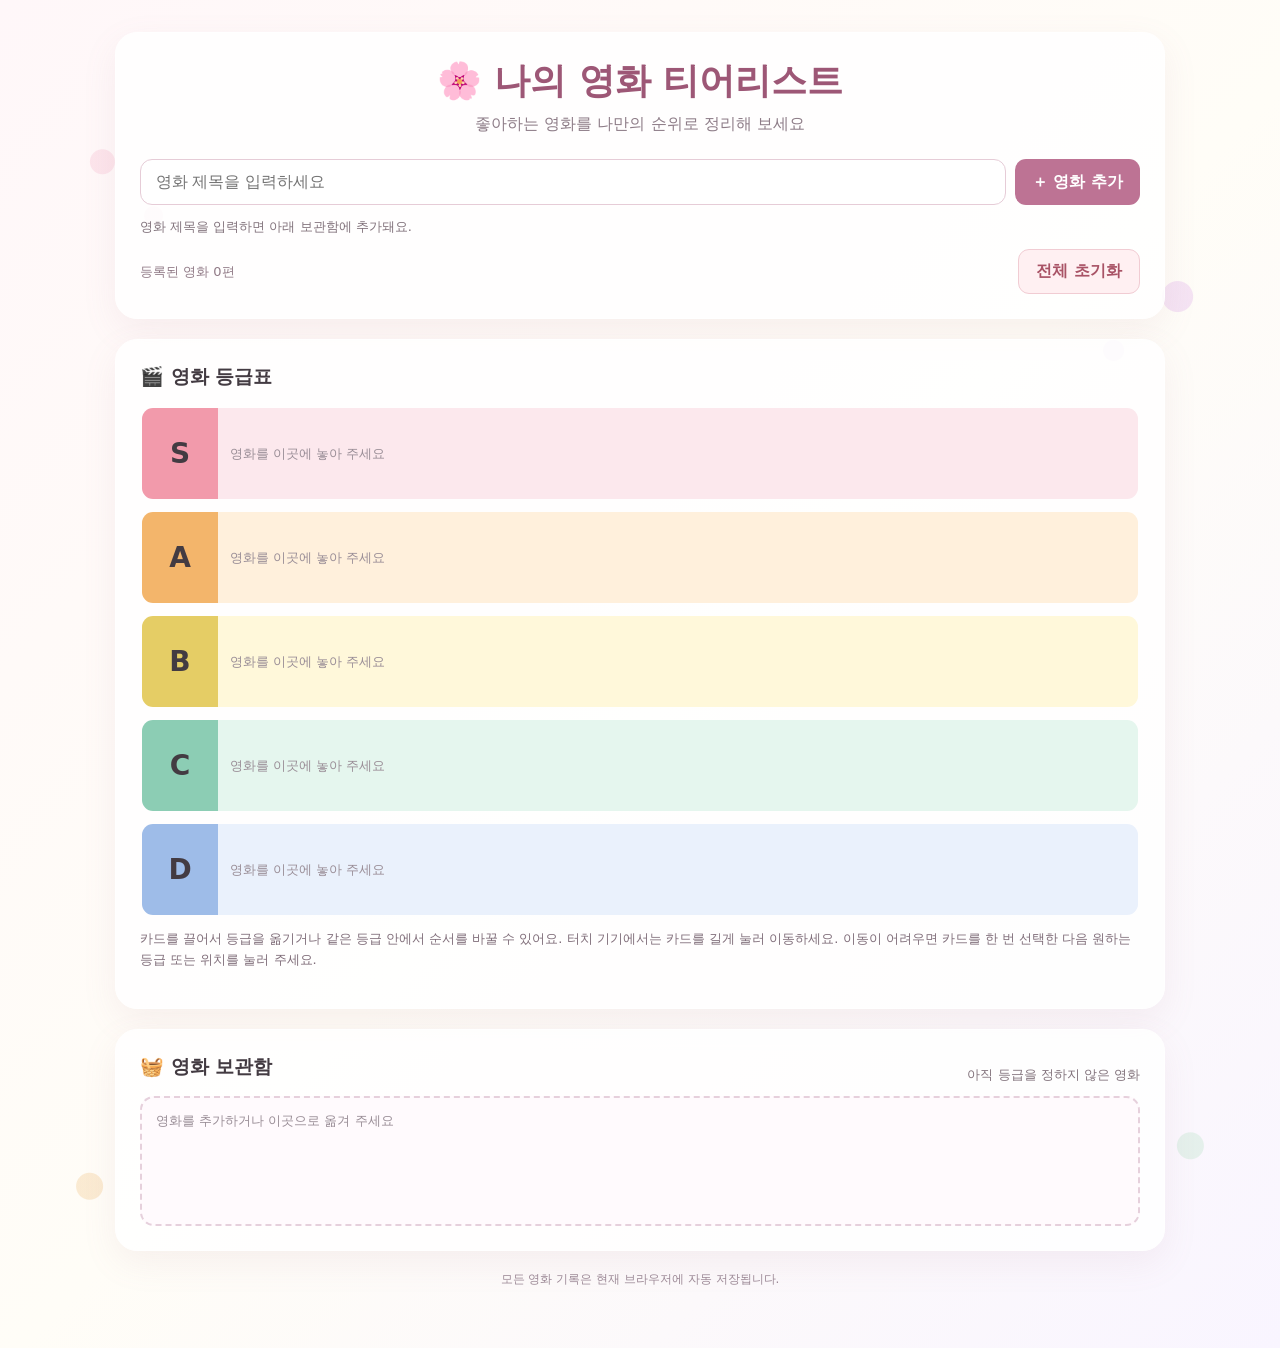
<file: 영화_B_초안.html>
<!doctype html>
<html lang="ko"><head><meta charset="utf-8"><meta name="viewport" content="width=device-width,initial-scale=1"><title>나의 영화 티어리스트</title><style>
:root{font-family:system-ui,-apple-system,'Apple SD Gothic Neo','Malgun Gothic',sans-serif;color:#433b42}*{box-sizing:border-box}body{margin:0;min-height:100vh;background:#fff7f9;background-image:radial-gradient(circle at 8% 12%,#f8c7d766 0 12px,transparent 13px),radial-gradient(circle at 12% 16%,#f8c7d766 0 9px,transparent 10px),radial-gradient(circle at 92% 22%,#e9c7ee77 0 15px,transparent 16px),radial-gradient(circle at 87% 26%,#e9c7ee77 0 10px,transparent 11px),radial-gradient(circle at 7% 88%,#f5d5a777 0 13px,transparent 14px),radial-gradient(circle at 93% 85%,#cce8d777 0 13px,transparent 14px),linear-gradient(135deg,#fff7f9,#fffdf7 52%,#f9f5ff)}main{width:min(1050px,calc(100% - 28px));margin:32px auto 60px}.panel{background:#ffffffdb;border:1px solid #fff;border-radius:22px;box-shadow:0 12px 35px #a5758a18;padding:24px;margin-bottom:20px}h1{text-align:center;margin:0 0 8px;color:#9d5776;font-size:clamp(24px,4vw,36px)}.sub{text-align:center;color:#8e7d88;margin:0 0 24px}h2{font-size:19px;margin:0 0 16px}form{display:flex;gap:9px;flex-wrap:wrap}input{flex:1;min-width:180px;border:1px solid #e6ccd7;border-radius:12px;padding:13px 15px;font-size:16px;background:white}button{font:inherit;cursor:pointer;border:0;border-radius:11px;padding:11px 17px;background:#bd7394;color:white;font-weight:700}button:hover{filter:brightness(.96)}button:focus-visible,input:focus-visible{outline:3px solid #c18fb6;outline-offset:2px}.danger{background:#fff0f2;color:#a95366;border:1px solid #f1ccd3}.actions{display:flex;justify-content:space-between;align-items:center;gap:12px;flex-wrap:wrap}.hint{color:#82737c;font-size:13px}.tiers{display:grid;gap:9px}.tier{display:flex;min-height:95px;border-radius:13px;overflow:hidden;border:2px solid transparent;transition:border-color .15s,transform .15s}.tier.over,.pool.over{border-color:#ae7198;outline:2px dashed #ae7198;outline-offset:-7px}.tier-name{width:76px;flex:none;display:grid;place-items:center;font-size:28px;font-weight:900}.tier-body{flex:1;min-width:0;padding:12px;display:flex;align-items:center;align-content:center;flex-wrap:wrap;gap:9px}.S .tier-name{background:#f29aab}.S .tier-body{background:#fce8ed}.A .tier-name{background:#f3b56b}.A .tier-body{background:#fff0dc}.B .tier-name{background:#e5cd65}.B .tier-body{background:#fff8da}.C .tier-name{background:#8ccdb4}.C .tier-body{background:#e5f6ee}.D .tier-name{background:#9ebce8}.D .tier-body{background:#eaf1fc}.empty{color:#9a8e97;font-size:13px;pointer-events:none}.pool{min-height:130px;padding:14px;border:2px dashed #e6d0dc;border-radius:14px;display:flex;align-content:flex-start;flex-wrap:wrap;gap:10px;background:#fffafd}.card{background:white;border:1px solid #eadde4;border-radius:12px;padding:10px 11px;min-width:140px;max-width:230px;box-shadow:0 3px 9px #8b6a7a18;cursor:grab;touch-action:pan-y;user-select:none;position:relative;transition:box-shadow .15s,transform .15s}.card:active{cursor:grabbing}.card.dragging{opacity:.45}.card.selected{outline:3px solid #b778a0}.card-title{font-size:14px;font-weight:700;overflow-wrap:anywhere;padding-right:19px;margin-bottom:7px}.remove{position:absolute;right:5px;top:5px;background:transparent;color:#9c7889;padding:3px 7px;font-size:16px}.stars{display:flex;gap:2px}.star{padding:0 2px;background:transparent;color:#d8cbd0;font-size:21px;line-height:1.2}.star.on{color:#eab64c}.counter{font-size:13px;color:#917b87}.help{margin-top:12px;font-size:13px;color:#806e7a;line-height:1.6}.placeholder{width:4px;align-self:stretch;min-height:50px;background:#af79a0;border-radius:3px}footer{text-align:center;font-size:12px;color:#9d8a97}@media(max-width:560px){main{margin-top:14px}.panel{padding:15px}.tier-name{width:52px;font-size:23px}.tier-body{padding:8px}.card{min-width:120px;max-width:180px}.actions button{width:100%}}
</style></head><body><main><section class="panel"><h1>🌸 나의 영화 티어리스트</h1><p class="sub">좋아하는 영화를 나만의 순위로 정리해 보세요</p><form id="addForm"><input id="movieInput" aria-label="영화 제목" placeholder="영화 제목을 입력하세요" maxlength="100" required autocomplete="off"><button type="submit" id="addMovieButton">＋ 영화 추가</button></form><p id="notice" class="hint" role="status" aria-live="polite">영화 제목을 입력하면 아래 보관함에 추가돼요.</p><div class="actions"><span id="count" class="counter">등록된 영화 0편</span><button type="button" class="danger" id="reset">전체 초기화</button></div></section><section class="panel"><h2>🎬 영화 등급표</h2><div class="tiers" id="tiers"></div><p class="help">카드를 끌어서 등급을 옮기거나 같은 등급 안에서 순서를 바꿀 수 있어요. 터치 기기에서는 카드를 길게 눌러 이동하세요. 이동이 어려우면 카드를 한 번 선택한 다음 원하는 등급 또는 위치를 눌러 주세요.</p></section><section class="panel"><div class="actions"><h2>🧺 영화 보관함</h2><span class="hint">아직 등급을 정하지 않은 영화</span></div><div id="pool" class="pool" data-zone="pool" aria-label="영화 보관함"></div></section><footer>모든 영화 기록은 현재 브라우저에 자동 저장됩니다.</footer></main><script>
(function(){
'use strict';
var key='flower_movie_tiers_v2', ranks=['S','A','B','C','D'], movies=[], selected=null, dragged=null;
function el(id){return document.getElementById(id)}
function notice(msg){el('notice').textContent=msg}
function persist(){try{localStorage.setItem(key,JSON.stringify(movies))}catch(err){notice('영화는 추가됐지만 브라우저 저장이 제한되어 있어요.')}}
try{var old=JSON.parse(localStorage.getItem(key)||localStorage.getItem('flower_movie_tiers_v1')||'[]');if(Array.isArray(old))movies=old.filter(function(m){return m&&m.title&&m.id&&m.zone}).map(function(m){return {id:String(m.id),title:String(m.title),zone:m.zone,stars:(Number.isFinite(Number(m.stars))?Math.max(0,Math.min(5,Number(m.stars))):0)}})}catch(err){}
function make(tag,cls,txt){var n=document.createElement(tag);if(cls)n.className=cls;if(txt!==undefined)n.textContent=txt;return n}
function add(title){title=title.trim().replace(/\s+/g,' ');if(!title){notice('영화 제목을 입력해 주세요.');return false}if(movies.some(function(m){return m.title.toLowerCase()===title.toLowerCase()})){notice('이미 등록된 영화예요.');return false}movies.push({id:String(Date.now())+'_'+Math.random().toString(36).slice(2),title:title,zone:'pool',stars:0});persist();draw();notice('✅ '+title+' 영화가 보관함에 추가됐어요.');el('pool').scrollIntoView({block:'center',behavior:'smooth'});return true}
function move(id,zone,before){var ix=movies.findIndex(function(m){return m.id===id});if(ix<0)return;var m=movies.splice(ix,1)[0];m.zone=zone;var at=before?movies.findIndex(function(x){return x.id===before}):-1;if(at<0)movies.push(m);else movies.splice(at,0,m);selected=null;persist();draw();notice('영화 위치를 변경했어요.')}
function card(m){var c=make('div','card'+(selected===m.id?' selected':''));c.draggable=true;c.dataset.id=m.id;c.tabIndex=0;var t=make('div','card-title',m.title),x=make('button','remove','×');x.type='button';x.title='삭제';x.onclick=function(ev){ev.stopPropagation();movies=movies.filter(function(a){return a.id!==m.id});persist();draw();notice('영화를 삭제했어요.')};var stars=make('div','stars');for(var i=1;i<=5;i++){(function(n){var b=make('button','star'+(n<=m.stars?' on':''),'★');b.type='button';b.title=n+'점 선택';b.onclick=function(ev){ev.stopPropagation();m.stars=n;persist();draw();notice('별점을 수정했어요.')};stars.appendChild(b)})(i)}c.appendChild(t);c.appendChild(x);c.appendChild(stars);c.onclick=function(){if(selected&&selected!==m.id)move(selected,m.zone,m.id);else{selected=selected===m.id?null:m.id;draw();notice(selected?'이동할 등급이나 카드를 클릭하세요.':'선택을 해제했어요.')}};c.ondragstart=function(ev){dragged=m.id;ev.dataTransfer.setData('text/plain',m.id)};c.ondragend=function(){dragged=null};return c}
function dropzone(node,zone){node.dataset.zone=zone;node.ondragover=function(ev){ev.preventDefault()};node.ondrop=function(ev){ev.preventDefault();ev.stopPropagation();var id=dragged||ev.dataTransfer.getData('text/plain');var target=ev.target.closest('.card');if(id)move(id,zone,target?target.dataset.id:null)};node.onclick=function(ev){if(selected&&!ev.target.closest('.card'))move(selected,zone,null)};var arr=movies.filter(function(m){return m.zone===zone});if(!arr.length)node.appendChild(make('span','empty',zone==='pool'?'영화를 추가하거나 이곳으로 옮겨 주세요':'영화를 이곳에 놓아 주세요'));arr.forEach(function(m){node.appendChild(card(m))})}
function draw(){var root=el('tiers');root.innerHTML='';ranks.forEach(function(rank){var row=make('div','tier '+rank),label=make('div','tier-name',rank),body=make('div','tier-body');dropzone(body,rank);row.appendChild(label);row.appendChild(body);root.appendChild(row)});var pool=el('pool');pool.innerHTML='';dropzone(pool,'pool');el('count').textContent='등록된 영화 '+movies.length+'편'}
var form=el('addForm');form.onsubmit=function(ev){ev.preventDefault();var input=el('movieInput');if(add(input.value)){input.value='';input.focus()}return false};el('addMovieButton').onclick=function(ev){ev.preventDefault();form.dispatchEvent(new Event('submit',{bubbles:true,cancelable:true}))};el('reset').onclick=function(){if(movies.length&&confirm('등록된 영화를 모두 삭제할까요?')){movies=[];persist();draw();notice('초기화했어요.')}};
window.addEventListener('error',function(e){notice('오류: '+e.message)});
draw();
})();
</script></body></html>
</file>
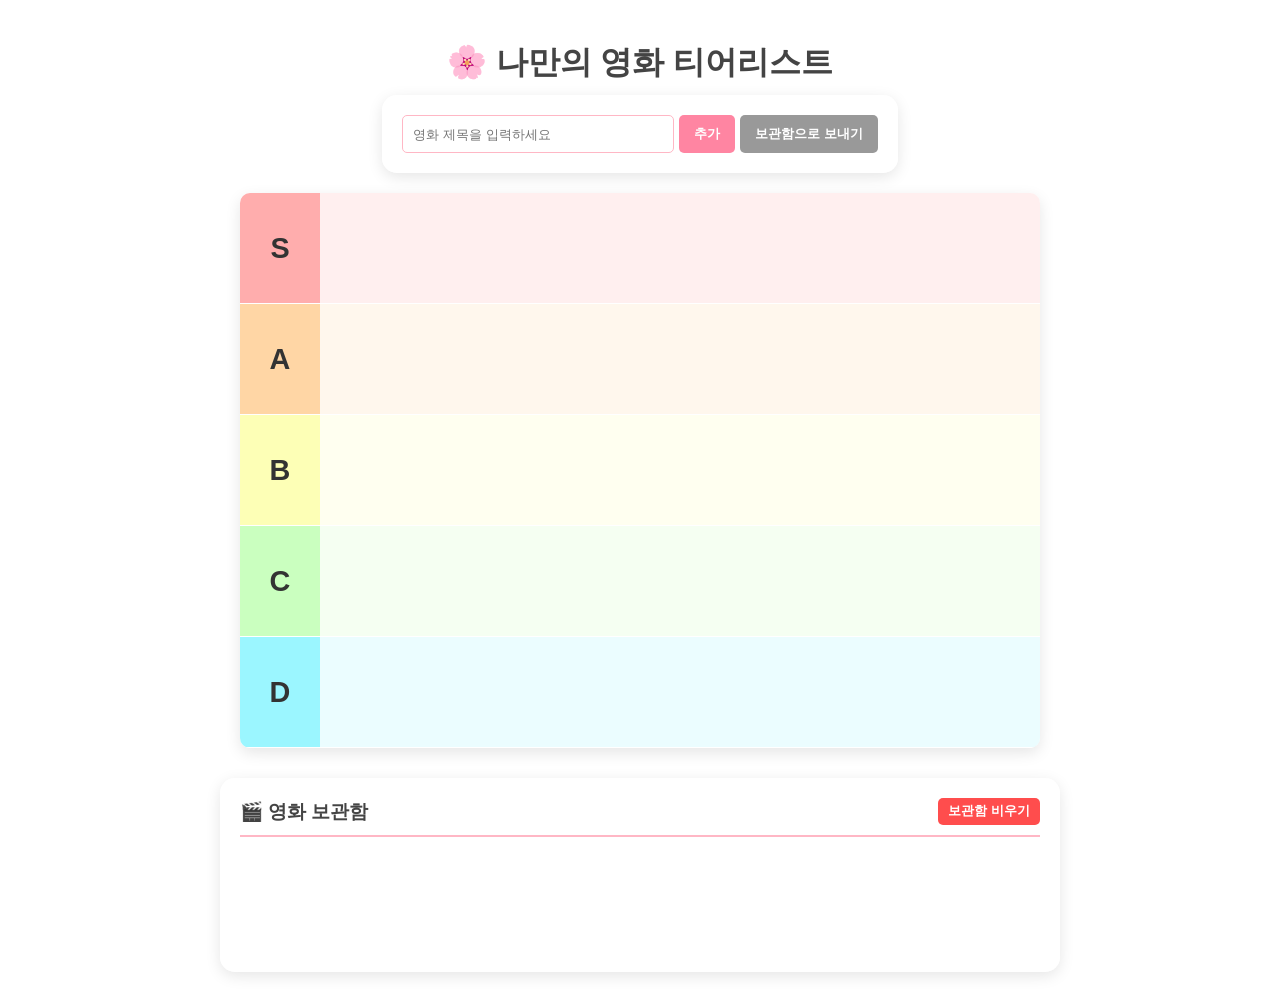
<file: 영화_수정전1.html>
<!DOCTYPE html>
<html lang="ko">
<head>
    <meta charset="UTF-8">
    <title>영화 티어리스트</title>
    <style>
        /* 배경 이미지: 화사한 꽃무늬 */
        body {
            background-image: url('https://images.unsplash.com/photo-1526047932273-341f2a7631f9?ixlib=rb-1.2.1&auto=format&fit=crop&w=1350&q=80');
            background-size: cover;
            background-attachment: fixed;
            font-family: 'Malgun Gothic', 'Apple SD Gothic Neo', sans-serif;
            display: flex;
            flex-direction: column;
            align-items: center;
            padding: 20px;
            margin: 0;
        }

        h1 { color: #444; text-shadow: 2px 2px 4px rgba(255,255,255,0.8); margin-bottom: 10px; }

        /* 입력 섹션 */
        .input-section {
            background: rgba(255, 255, 255, 0.85);
            padding: 20px;
            border-radius: 15px;
            margin-bottom: 20px;
            box-shadow: 0 4px 15px rgba(0,0,0,0.1);
            display: flex;
            gap: 5px;
        }

        input { padding: 10px; border: 1px solid #ffb7c5; border-radius: 5px; width: 250px; }
        button { padding: 10px 15px; border: none; border-radius: 5px; cursor: pointer; color: white; font-weight: bold; transition: 0.2s; }
        button:hover { opacity: 0.8; }
        
        .add-btn { background: #ff85a2; }
        .move-btn { background: #999; }
        .clear-btn { background: #ff4d4d; font-size: 0.8rem; padding: 5px 10px; } /* 보관함 비우기 버튼 */

        /* 티어 컨테이너 */
        .tier-container { width: 95%; max-width: 800px; background: rgba(255, 255, 255, 0.7); border-radius: 10px; overflow: hidden; box-shadow: 0 5px 15px rgba(0,0,0,0.1); }
        .tier-row { display: flex; border-bottom: 1px solid rgba(255,255,255,0.5); min-height: 110px; }
        
        .tier-label { width: 80px; display: flex; align-items: center; justify-content: center; font-weight: bold; font-size: 1.8rem; color: #333; }
        .tier-content { flex: 1; display: flex; flex-wrap: wrap; padding: 10px; gap: 10px; }

        .tier-S .tier-label { background-color: #ffadad; }
        .tier-S .tier-content { background-color: rgba(255, 173, 173, 0.2); }
        .tier-A .tier-label { background-color: #ffd6a5; }
        .tier-A .tier-content { background-color: rgba(255, 214, 165, 0.2); }
        .tier-B .tier-label { background-color: #fdffb6; }
        .tier-B .tier-content { background-color: rgba(253, 255, 182, 0.2); }
        .tier-C .tier-label { background-color: #caffbf; }
        .tier-C .tier-content { background-color: rgba(202, 255, 191, 0.2); }
        .tier-D .tier-label { background-color: #9bf6ff; }
        .tier-D .tier-content { background-color: rgba(155, 246, 255, 0.2); }

        /* 영화 카드 */
        .movie-card {
            background: white; border-radius: 8px; padding: 10px; width: 120px;
            box-shadow: 0 2px 5px rgba(0,0,0,0.1); position: relative; cursor: grab;
            text-align: center; border: 1px solid #eee;
        }
        .delete-btn { position: absolute; top: 2px; right: 5px; color: #ff85a2; cursor: pointer; font-size: 12px; font-weight: bold; }
        .movie-title { margin-bottom: 8px; font-weight: bold; font-size: 0.9rem; color: #444; overflow: hidden; text-overflow: ellipsis; white-space: nowrap; }
        
        /* 별점 */
        .star { cursor: pointer; color: #ddd; font-size: 16px; }
        .star.active { color: #ffcc00; }

        /* 보관함 영역 */
        .storage { margin-top: 30px; width: 95%; max-width: 800px; background: rgba(255,255,255,0.85); border-radius: 15px; padding: 20px; box-shadow: 0 4px 15px rgba(0,0,0,0.1); }
        
        /* 보관함 헤더 (제목과 버튼 정렬) */
        .storage-header { display: flex; justify-content: space-between; align-items: center; margin-bottom: 15px; border-bottom: 2px solid #ffb7c5; padding-bottom: 10px; }
        .storage-header h3 { margin: 0; color: #444; }
        
        #storage-content { display: flex; flex-wrap: wrap; gap: 10px; min-height: 100px; }
    </style>
</head>
<body>

    <h1>🌸 나만의 영화 티어리스트</h1>

    <div class="input-section">
        <input type="text" id="movieInput" placeholder="영화 제목을 입력하세요" onkeyup="if(window.event.keyCode==13){addMovie()}">
        <button class="add-btn" onclick="addMovie()">추가</button>
        <button class="move-btn" onclick="resetToStorage()">보관함으로 보내기</button>
    </div>

    <div class="tier-container">
        <div class="tier-row tier-S" data-tier="S"><div class="tier-label">S</div><div class="tier-content"></div></div>
        <div class="tier-row tier-A" data-tier="A"><div class="tier-label">A</div><div class="tier-content"></div></div>
        <div class="tier-row tier-B" data-tier="B"><div class="tier-label">B</div><div class="tier-content"></div></div>
        <div class="tier-row tier-C" data-tier="C"><div class="tier-label">C</div><div class="tier-content"></div></div>
        <div class="tier-row tier-D" data-tier="D"><div class="tier-label">D</div><div class="tier-content"></div></div>
    </div>

    <div class="storage">
        <div class="storage-header">
            <h3>🎬 영화 보관함</h3>
            <!-- 보관함 비우기 버튼을 여기로 이동 -->
            <button class="clear-btn" onclick="clearAllMovies()">보관함 비우기</button>
        </div>
        <div id="storage-content" data-tier="storage"></div>
    </div>

    <script>
        let movies = JSON.parse(localStorage.getItem('myMovies')) || [];

        function addMovie() {
            const input = document.getElementById('movieInput');
            if (!input.value.trim()) return;
            
            const newMovie = {
                id: 'id-' + Date.now(),
                title: input.value,
                tier: 'storage',
                rating: 0 
            };
            
            movies.push(newMovie);
            input.value = '';
            saveAndRender();
        }

        function resetToStorage() {
            if(movies.length === 0) return;
            if(confirm("모든 영화를 보관함으로 다시 보낼까요?")) {
                movies.forEach(movie => movie.tier = 'storage');
                saveAndRender();
            }
        }

        function clearAllMovies() {
            if(movies.length === 0) return;
            if(confirm("정말로 모든 영화를 삭제하고 보관함을 비울까요?")) {
                movies = [];
                saveAndRender();
            }
        }

        function setRating(id, score) {
            const movie = movies.find(m => m.id === id);
            if (movie) {
                movie.rating = score;
                saveAndRender();
            }
        }

        function deleteMovie(id) {
            if(confirm("이 영화를 삭제하시겠습니까?")) {
                movies = movies.filter(m => m.id !== id);
                saveAndRender();
            }
        }

        function saveAndRender() {
            localStorage.setItem('myMovies', JSON.stringify(movies));
            render();
        }

        function render() {
            document.querySelectorAll('.tier-content, #storage-content').forEach(div => div.innerHTML = '');

            movies.forEach(movie => {
                const card = document.createElement('div');
                card.className = 'movie-card';
                card.draggable = true;
                card.dataset.id = movie.id;
                
                card.innerHTML = `
                    <span class="delete-btn" onclick="deleteMovie('${movie.id}')">X</span>
                    <div class="movie-title">${movie.title}</div>
                    <div class="stars">
                        ${[1,2,3,4,5].map(num => `
                            <span class="star ${num <= movie.rating ? 'active' : ''}" 
                                  onclick="setRating('${movie.id}', ${num})">★</span>
                        `).join('')}
                    </div>
                `;

                card.ondragstart = (e) => e.dataTransfer.setData('text/plain', movie.id);

                if (movie.tier === 'storage') {
                    document.getElementById('storage-content').appendChild(card);
                } else {
                    const targetTier = document.querySelector(`.tier-row[data-tier="${movie.tier}"] .tier-content`);
                    if (targetTier) targetTier.appendChild(card);
                }
            });
        }

        document.querySelectorAll('.tier-content, #storage-content').forEach(zone => {
            zone.ondragover = (e) => e.preventDefault();
            zone.ondrop = (e) => {
                e.preventDefault();
                const id = e.dataTransfer.getData('text/plain');
                const targetTier = zone.closest('.tier-row')?.dataset.tier || 'storage';
                
                const movie = movies.find(m => m.id === id);
                if (movie) {
                    movie.tier = targetTier;
                    saveAndRender();
                }
            };
        });

        render();
    </script>
</body>
</html>
</file>
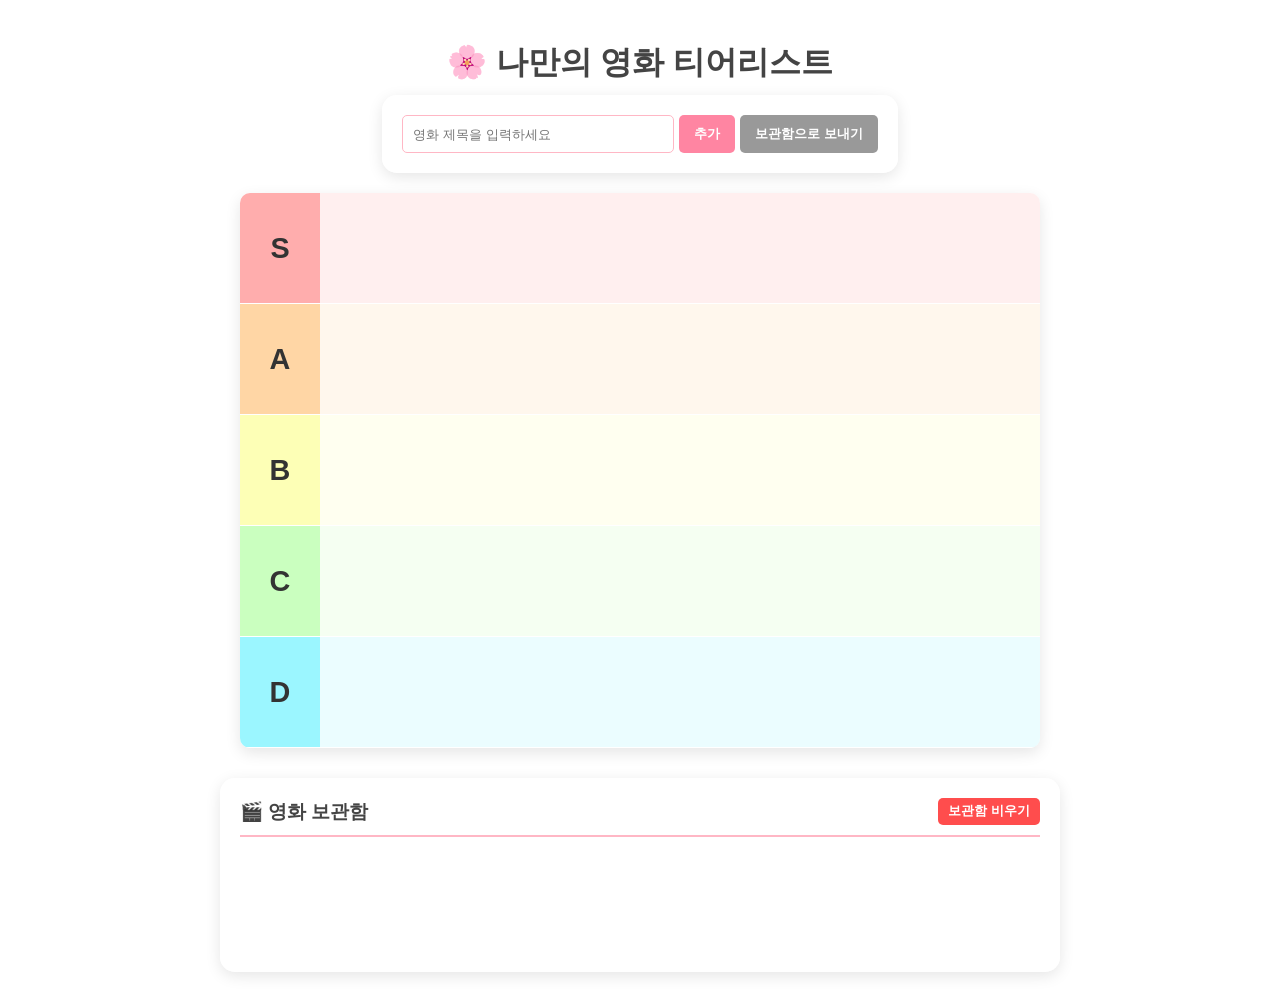
<file: 1_2/영화_수정전1.html>
<!DOCTYPE html>
<html lang="ko">
<head>
    <meta charset="UTF-8">
    <title>영화 티어리스트</title>
    <style>
        /* 배경 이미지: 화사한 꽃무늬 */
        body {
            background-image: url('https://images.unsplash.com/photo-1526047932273-341f2a7631f9?ixlib=rb-1.2.1&auto=format&fit=crop&w=1350&q=80');
            background-size: cover;
            background-attachment: fixed;
            font-family: 'Malgun Gothic', 'Apple SD Gothic Neo', sans-serif;
            display: flex;
            flex-direction: column;
            align-items: center;
            padding: 20px;
            margin: 0;
        }

        h1 { color: #444; text-shadow: 2px 2px 4px rgba(255,255,255,0.8); margin-bottom: 10px; }

        /* 입력 섹션 */
        .input-section {
            background: rgba(255, 255, 255, 0.85);
            padding: 20px;
            border-radius: 15px;
            margin-bottom: 20px;
            box-shadow: 0 4px 15px rgba(0,0,0,0.1);
            display: flex;
            gap: 5px;
        }

        input { padding: 10px; border: 1px solid #ffb7c5; border-radius: 5px; width: 250px; }
        button { padding: 10px 15px; border: none; border-radius: 5px; cursor: pointer; color: white; font-weight: bold; transition: 0.2s; }
        button:hover { opacity: 0.8; }
        
        .add-btn { background: #ff85a2; }
        .move-btn { background: #999; }
        .clear-btn { background: #ff4d4d; font-size: 0.8rem; padding: 5px 10px; } /* 보관함 비우기 버튼 */

        /* 티어 컨테이너 */
        .tier-container { width: 95%; max-width: 800px; background: rgba(255, 255, 255, 0.7); border-radius: 10px; overflow: hidden; box-shadow: 0 5px 15px rgba(0,0,0,0.1); }
        .tier-row { display: flex; border-bottom: 1px solid rgba(255,255,255,0.5); min-height: 110px; }
        
        .tier-label { width: 80px; display: flex; align-items: center; justify-content: center; font-weight: bold; font-size: 1.8rem; color: #333; }
        .tier-content { flex: 1; display: flex; flex-wrap: wrap; padding: 10px; gap: 10px; }

        .tier-S .tier-label { background-color: #ffadad; }
        .tier-S .tier-content { background-color: rgba(255, 173, 173, 0.2); }
        .tier-A .tier-label { background-color: #ffd6a5; }
        .tier-A .tier-content { background-color: rgba(255, 214, 165, 0.2); }
        .tier-B .tier-label { background-color: #fdffb6; }
        .tier-B .tier-content { background-color: rgba(253, 255, 182, 0.2); }
        .tier-C .tier-label { background-color: #caffbf; }
        .tier-C .tier-content { background-color: rgba(202, 255, 191, 0.2); }
        .tier-D .tier-label { background-color: #9bf6ff; }
        .tier-D .tier-content { background-color: rgba(155, 246, 255, 0.2); }

        /* 영화 카드 */
        .movie-card {
            background: white; border-radius: 8px; padding: 10px; width: 120px;
            box-shadow: 0 2px 5px rgba(0,0,0,0.1); position: relative; cursor: grab;
            text-align: center; border: 1px solid #eee;
        }
        .delete-btn { position: absolute; top: 2px; right: 5px; color: #ff85a2; cursor: pointer; font-size: 12px; font-weight: bold; }
        .movie-title { margin-bottom: 8px; font-weight: bold; font-size: 0.9rem; color: #444; overflow: hidden; text-overflow: ellipsis; white-space: nowrap; }
        
        /* 별점 */
        .star { cursor: pointer; color: #ddd; font-size: 16px; }
        .star.active { color: #ffcc00; }

        /* 보관함 영역 */
        .storage { margin-top: 30px; width: 95%; max-width: 800px; background: rgba(255,255,255,0.85); border-radius: 15px; padding: 20px; box-shadow: 0 4px 15px rgba(0,0,0,0.1); }
        
        /* 보관함 헤더 (제목과 버튼 정렬) */
        .storage-header { display: flex; justify-content: space-between; align-items: center; margin-bottom: 15px; border-bottom: 2px solid #ffb7c5; padding-bottom: 10px; }
        .storage-header h3 { margin: 0; color: #444; }
        
        #storage-content { display: flex; flex-wrap: wrap; gap: 10px; min-height: 100px; }
    </style>
</head>
<body>

    <h1>🌸 나만의 영화 티어리스트</h1>

    <div class="input-section">
        <input type="text" id="movieInput" placeholder="영화 제목을 입력하세요" onkeyup="if(window.event.keyCode==13){addMovie()}">
        <button class="add-btn" onclick="addMovie()">추가</button>
        <button class="move-btn" onclick="resetToStorage()">보관함으로 보내기</button>
    </div>

    <div class="tier-container">
        <div class="tier-row tier-S" data-tier="S"><div class="tier-label">S</div><div class="tier-content"></div></div>
        <div class="tier-row tier-A" data-tier="A"><div class="tier-label">A</div><div class="tier-content"></div></div>
        <div class="tier-row tier-B" data-tier="B"><div class="tier-label">B</div><div class="tier-content"></div></div>
        <div class="tier-row tier-C" data-tier="C"><div class="tier-label">C</div><div class="tier-content"></div></div>
        <div class="tier-row tier-D" data-tier="D"><div class="tier-label">D</div><div class="tier-content"></div></div>
    </div>

    <div class="storage">
        <div class="storage-header">
            <h3>🎬 영화 보관함</h3>
            <!-- 보관함 비우기 버튼을 여기로 이동 -->
            <button class="clear-btn" onclick="clearAllMovies()">보관함 비우기</button>
        </div>
        <div id="storage-content" data-tier="storage"></div>
    </div>

    <script>
        let movies = JSON.parse(localStorage.getItem('myMovies')) || [];

        function addMovie() {
            const input = document.getElementById('movieInput');
            if (!input.value.trim()) return;
            
            const newMovie = {
                id: 'id-' + Date.now(),
                title: input.value,
                tier: 'storage',
                rating: 0 
            };
            
            movies.push(newMovie);
            input.value = '';
            saveAndRender();
        }

        function resetToStorage() {
            if(movies.length === 0) return;
            if(confirm("모든 영화를 보관함으로 다시 보낼까요?")) {
                movies.forEach(movie => movie.tier = 'storage');
                saveAndRender();
            }
        }

        function clearAllMovies() {
            if(movies.length === 0) return;
            if(confirm("정말로 모든 영화를 삭제하고 보관함을 비울까요?")) {
                movies = [];
                saveAndRender();
            }
        }

        function setRating(id, score) {
            const movie = movies.find(m => m.id === id);
            if (movie) {
                movie.rating = score;
                saveAndRender();
            }
        }

        function deleteMovie(id) {
            if(confirm("이 영화를 삭제하시겠습니까?")) {
                movies = movies.filter(m => m.id !== id);
                saveAndRender();
            }
        }

        function saveAndRender() {
            localStorage.setItem('myMovies', JSON.stringify(movies));
            render();
        }

        function render() {
            document.querySelectorAll('.tier-content, #storage-content').forEach(div => div.innerHTML = '');

            movies.forEach(movie => {
                const card = document.createElement('div');
                card.className = 'movie-card';
                card.draggable = true;
                card.dataset.id = movie.id;
                
                card.innerHTML = `
                    <span class="delete-btn" onclick="deleteMovie('${movie.id}')">X</span>
                    <div class="movie-title">${movie.title}</div>
                    <div class="stars">
                        ${[1,2,3,4,5].map(num => `
                            <span class="star ${num <= movie.rating ? 'active' : ''}" 
                                  onclick="setRating('${movie.id}', ${num})">★</span>
                        `).join('')}
                    </div>
                `;

                card.ondragstart = (e) => e.dataTransfer.setData('text/plain', movie.id);

                if (movie.tier === 'storage') {
                    document.getElementById('storage-content').appendChild(card);
                } else {
                    const targetTier = document.querySelector(`.tier-row[data-tier="${movie.tier}"] .tier-content`);
                    if (targetTier) targetTier.appendChild(card);
                }
            });
        }

        document.querySelectorAll('.tier-content, #storage-content').forEach(zone => {
            zone.ondragover = (e) => e.preventDefault();
            zone.ondrop = (e) => {
                e.preventDefault();
                const id = e.dataTransfer.getData('text/plain');
                const targetTier = zone.closest('.tier-row')?.dataset.tier || 'storage';
                
                const movie = movies.find(m => m.id === id);
                if (movie) {
                    movie.tier = targetTier;
                    saveAndRender();
                }
            };
        });

        render();
    </script>
</body>
</html>
</file>
